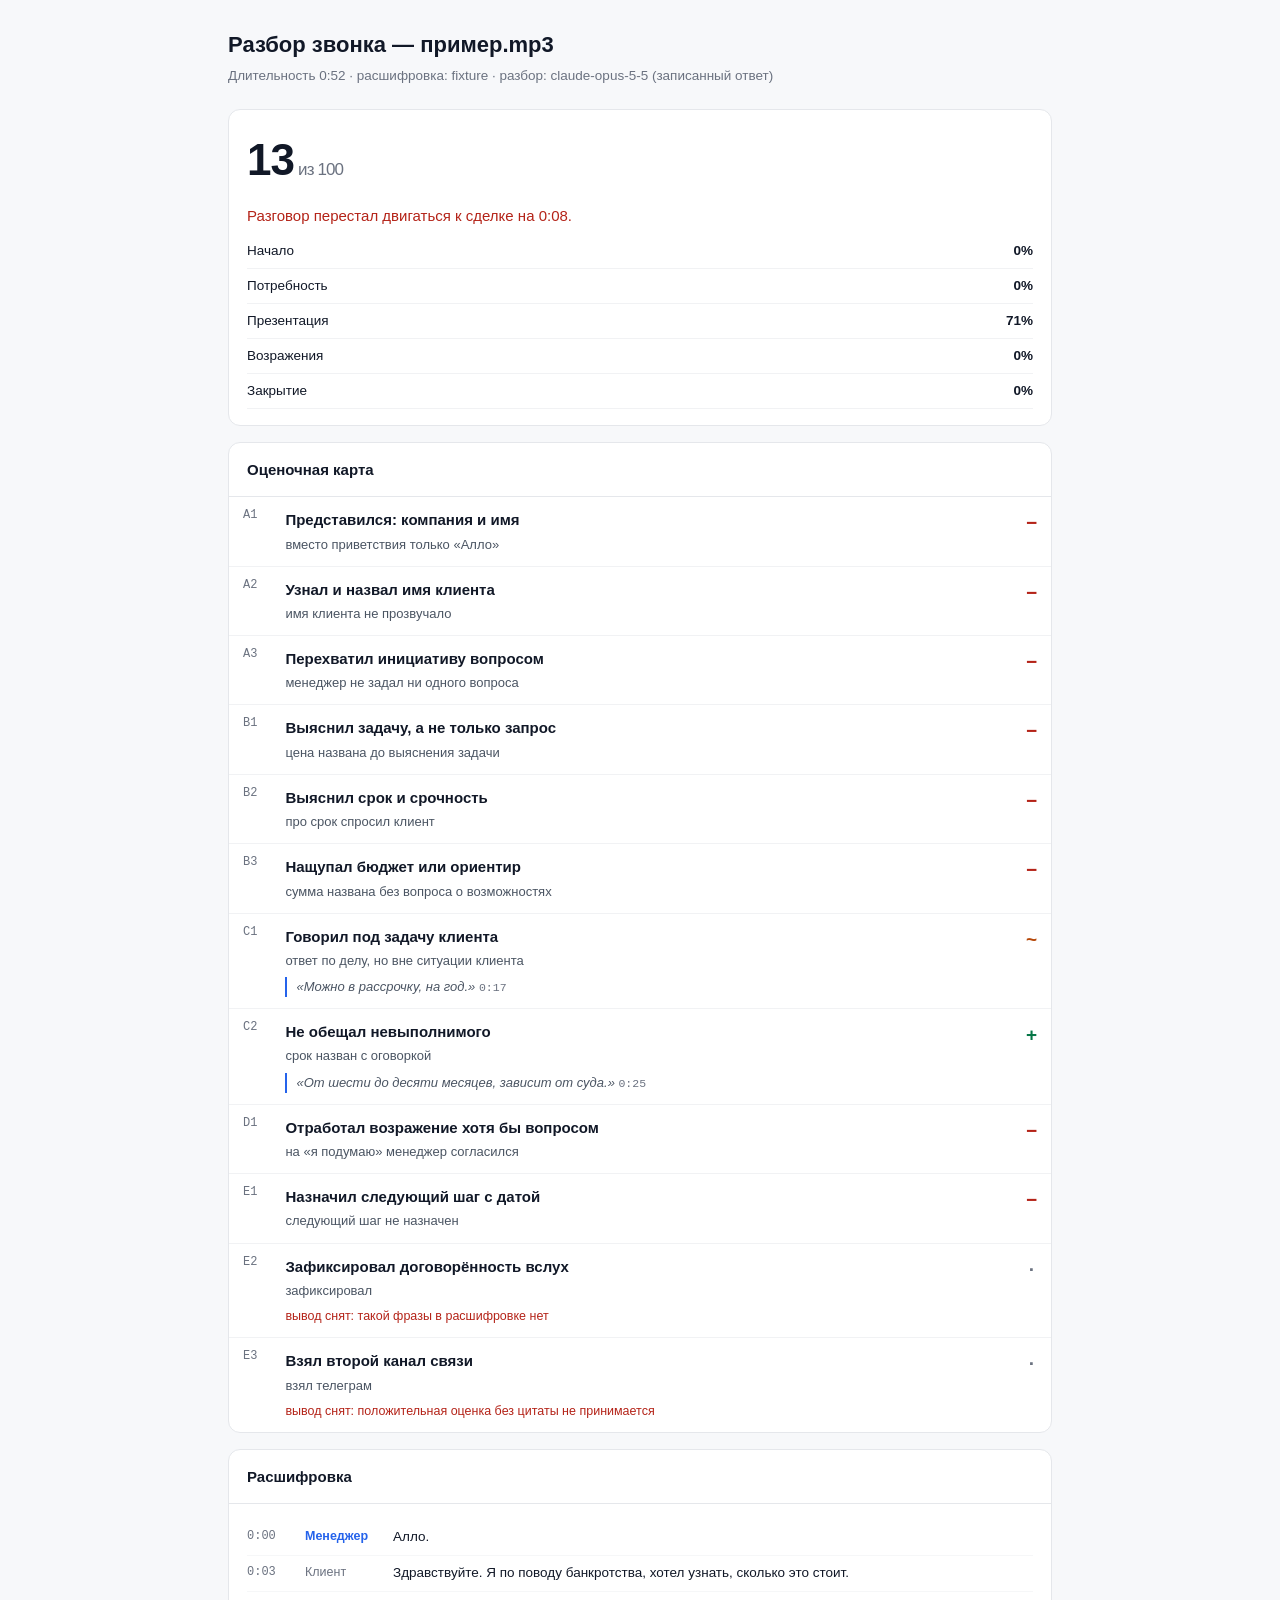
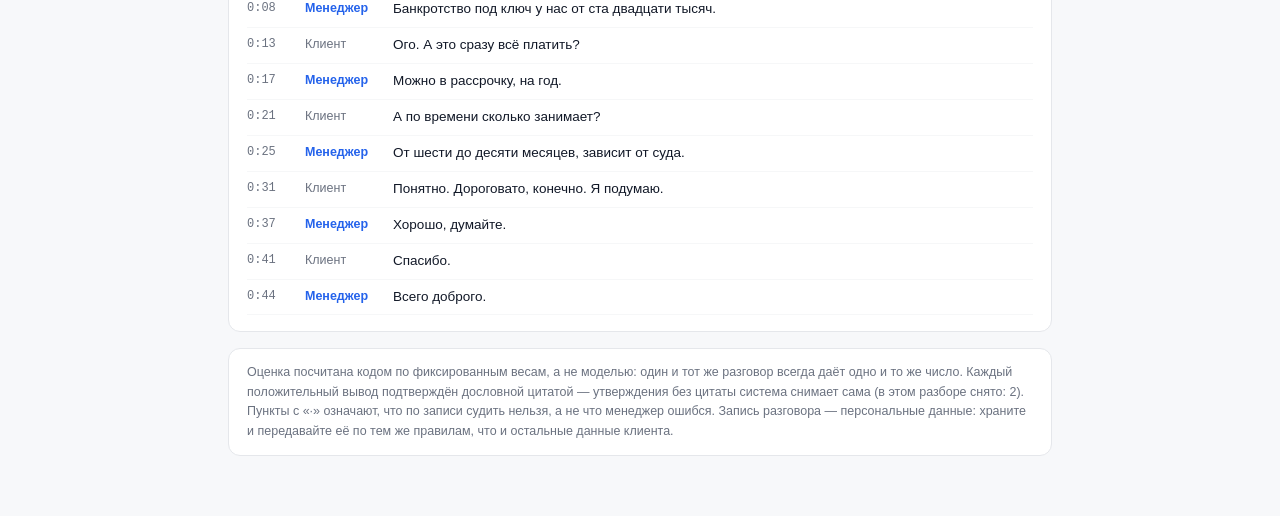
<file: primer-otcheta.html>
<!doctype html>
<html lang="ru"><head>
<meta name="robots" content="noindex, nofollow"><meta charset="utf-8">
<meta name="viewport" content="width=device-width, initial-scale=1">

<title>Разбор звонка — пример.mp3</title>
<style>
:root{--ink:#111827;--ink2:#4b5563;--ink3:#6b7280;--line:#e5e7eb;--bg:#f7f8fa;--acc:#2563eb}
*{box-sizing:border-box}
body{margin:0;background:var(--bg);color:var(--ink);font:15px/1.55 -apple-system,Segoe UI,Roboto,sans-serif}
.w{max-width:860px;margin:0 auto;padding:28px 18px 60px}
h1{font-size:22px;margin:0 0 4px}
.sub{color:var(--ink3);font-size:13.5px;margin-bottom:22px}
.card{background:#fff;border:1px solid var(--line);border-radius:12px;margin-bottom:16px;overflow:hidden}
.card>h2{font-size:15px;margin:0;padding:15px 18px;border-bottom:1px solid var(--line)}
.pad{padding:16px 18px}
.big{font-size:44px;font-weight:700;letter-spacing:-.02em}
.big span{font-size:17px;color:var(--ink3);font-weight:400}
ul{list-style:none;margin:14px 0 0;padding:0;display:grid;gap:7px}
ul li{display:flex;justify-content:space-between;font-size:13.5px;border-bottom:1px solid #f1f2f4;padding-bottom:6px}
table{width:100%;border-collapse:collapse}
td{padding:11px 14px;border-bottom:1px solid #f1f2f4;vertical-align:top}
tr:last-child td{border-bottom:0}
.c{font:12px ui-monospace,monospace;color:var(--ink3);width:40px}
.v{width:34px;text-align:center;font-size:19px;font-weight:700}
.n{color:var(--ink2);font-size:13px;margin-top:3px}
.q{margin-top:6px;font-size:13px;color:var(--ink2);border-left:2px solid var(--acc);padding-left:9px;font-style:italic}
.q i{font-style:normal;font-family:ui-monospace,monospace;font-size:11.5px;color:var(--ink3)}
.d{margin-top:6px;font-size:12.5px;color:#b42318}
.l{display:grid;grid-template-columns:48px 78px minmax(0,1fr);gap:10px;padding:7px 0;font-size:13.5px;border-bottom:1px solid #f6f7f8}
.l i{font-style:normal;font-family:ui-monospace,monospace;font-size:12px;color:var(--ink3)}
.l span{color:var(--ink3);font-size:12.5px}
.l.m span{color:var(--acc);font-weight:600}
.l p{margin:0}
.note{font-size:12.5px;color:var(--ink3);padding:14px 18px;background:#fff;border:1px solid var(--line);border-radius:12px}
@media(max-width:560px){.l{grid-template-columns:44px minmax(0,1fr);}.l span{grid-column:2}.l p{grid-column:2}}
</style></head><body><div class="w">
<h1>Разбор звонка — пример.mp3</h1>
<div class="sub">Длительность 0:52 · расшифровка: fixture · разбор: claude-opus-5-5 (записанный ответ)</div>

<div class="card"><div class="pad">
  <div class="big">13<span> из 100</span></div>
  <p style="margin:10px 0 0;color:#b42318">Разговор перестал двигаться к сделке на 0:08.</p>
  <ul><li><span>Начало</span><b>0%</b></li><li><span>Потребность</span><b>0%</b></li><li><span>Презентация</span><b>71%</b></li><li><span>Возражения</span><b>0%</b></li><li><span>Закрытие</span><b>0%</b></li></ul>
</div></div>

<div class="card"><h2>Оценочная карта</h2><table><tbody><tr>
      <td class="c">A1</td>
      <td><b>Представился: компания и имя</b><div class="n">вместо приветствия только «Алло»</div>
        
        </td>
      <td class="v" style="color:#b42318">−</td>
    </tr><tr>
      <td class="c">A2</td>
      <td><b>Узнал и назвал имя клиента</b><div class="n">имя клиента не прозвучало</div>
        
        </td>
      <td class="v" style="color:#b42318">−</td>
    </tr><tr>
      <td class="c">A3</td>
      <td><b>Перехватил инициативу вопросом</b><div class="n">менеджер не задал ни одного вопроса</div>
        
        </td>
      <td class="v" style="color:#b42318">−</td>
    </tr><tr>
      <td class="c">B1</td>
      <td><b>Выяснил задачу, а не только запрос</b><div class="n">цена названа до выяснения задачи</div>
        
        </td>
      <td class="v" style="color:#b42318">−</td>
    </tr><tr>
      <td class="c">B2</td>
      <td><b>Выяснил срок и срочность</b><div class="n">про срок спросил клиент</div>
        
        </td>
      <td class="v" style="color:#b42318">−</td>
    </tr><tr>
      <td class="c">B3</td>
      <td><b>Нащупал бюджет или ориентир</b><div class="n">сумма названа без вопроса о возможностях</div>
        
        </td>
      <td class="v" style="color:#b42318">−</td>
    </tr><tr>
      <td class="c">C1</td>
      <td><b>Говорил под задачу клиента</b><div class="n">ответ по делу, но вне ситуации клиента</div>
        <div class="q">«Можно в рассрочку, на год.» <i>0:17</i></div>
        </td>
      <td class="v" style="color:#b54708">~</td>
    </tr><tr>
      <td class="c">C2</td>
      <td><b>Не обещал невыполнимого</b><div class="n">срок назван с оговоркой</div>
        <div class="q">«От шести до десяти месяцев, зависит от суда.» <i>0:25</i></div>
        </td>
      <td class="v" style="color:#067647">+</td>
    </tr><tr>
      <td class="c">D1</td>
      <td><b>Отработал возражение хотя бы вопросом</b><div class="n">на «я подумаю» менеджер согласился</div>
        
        </td>
      <td class="v" style="color:#b42318">−</td>
    </tr><tr>
      <td class="c">E1</td>
      <td><b>Назначил следующий шаг с датой</b><div class="n">следующий шаг не назначен</div>
        
        </td>
      <td class="v" style="color:#b42318">−</td>
    </tr><tr>
      <td class="c">E2</td>
      <td><b>Зафиксировал договорённость вслух</b><div class="n">зафиксировал</div>
        
        <div class="d">вывод снят: такой фразы в расшифровке нет</div></td>
      <td class="v" style="color:#6b7280">·</td>
    </tr><tr>
      <td class="c">E3</td>
      <td><b>Взял второй канал связи</b><div class="n">взял телеграм</div>
        
        <div class="d">вывод снят: положительная оценка без цитаты не принимается</div></td>
      <td class="v" style="color:#6b7280">·</td>
    </tr></tbody></table></div>

<div class="card"><h2>Расшифровка</h2><div class="pad"><div class="l m"><i>0:00</i><span>Менеджер</span><p>Алло.</p></div><div class="l"><i>0:03</i><span>Клиент</span><p>Здравствуйте. Я по поводу банкротства, хотел узнать, сколько это стоит.</p></div><div class="l m"><i>0:08</i><span>Менеджер</span><p>Банкротство под ключ у нас от ста двадцати тысяч.</p></div><div class="l"><i>0:13</i><span>Клиент</span><p>Ого. А это сразу всё платить?</p></div><div class="l m"><i>0:17</i><span>Менеджер</span><p>Можно в рассрочку, на год.</p></div><div class="l"><i>0:21</i><span>Клиент</span><p>А по времени сколько занимает?</p></div><div class="l m"><i>0:25</i><span>Менеджер</span><p>От шести до десяти месяцев, зависит от суда.</p></div><div class="l"><i>0:31</i><span>Клиент</span><p>Понятно. Дороговато, конечно. Я подумаю.</p></div><div class="l m"><i>0:37</i><span>Менеджер</span><p>Хорошо, думайте.</p></div><div class="l"><i>0:41</i><span>Клиент</span><p>Спасибо.</p></div><div class="l m"><i>0:44</i><span>Менеджер</span><p>Всего доброго.</p></div></div></div>

<div class="note">Оценка посчитана кодом по фиксированным весам, а не моделью: один и тот же разговор всегда даёт одно и то же число.
Каждый положительный вывод подтверждён дословной цитатой — утверждения без цитаты система снимает сама (в этом разборе снято: 2).
Пункты с «·» означают, что по записи судить нельзя, а не что менеджер ошибся.
Запись разговора — персональные данные: храните и передавайте её по тем же правилам, что и остальные данные клиента.</div>
</div></body></html>
</file>
